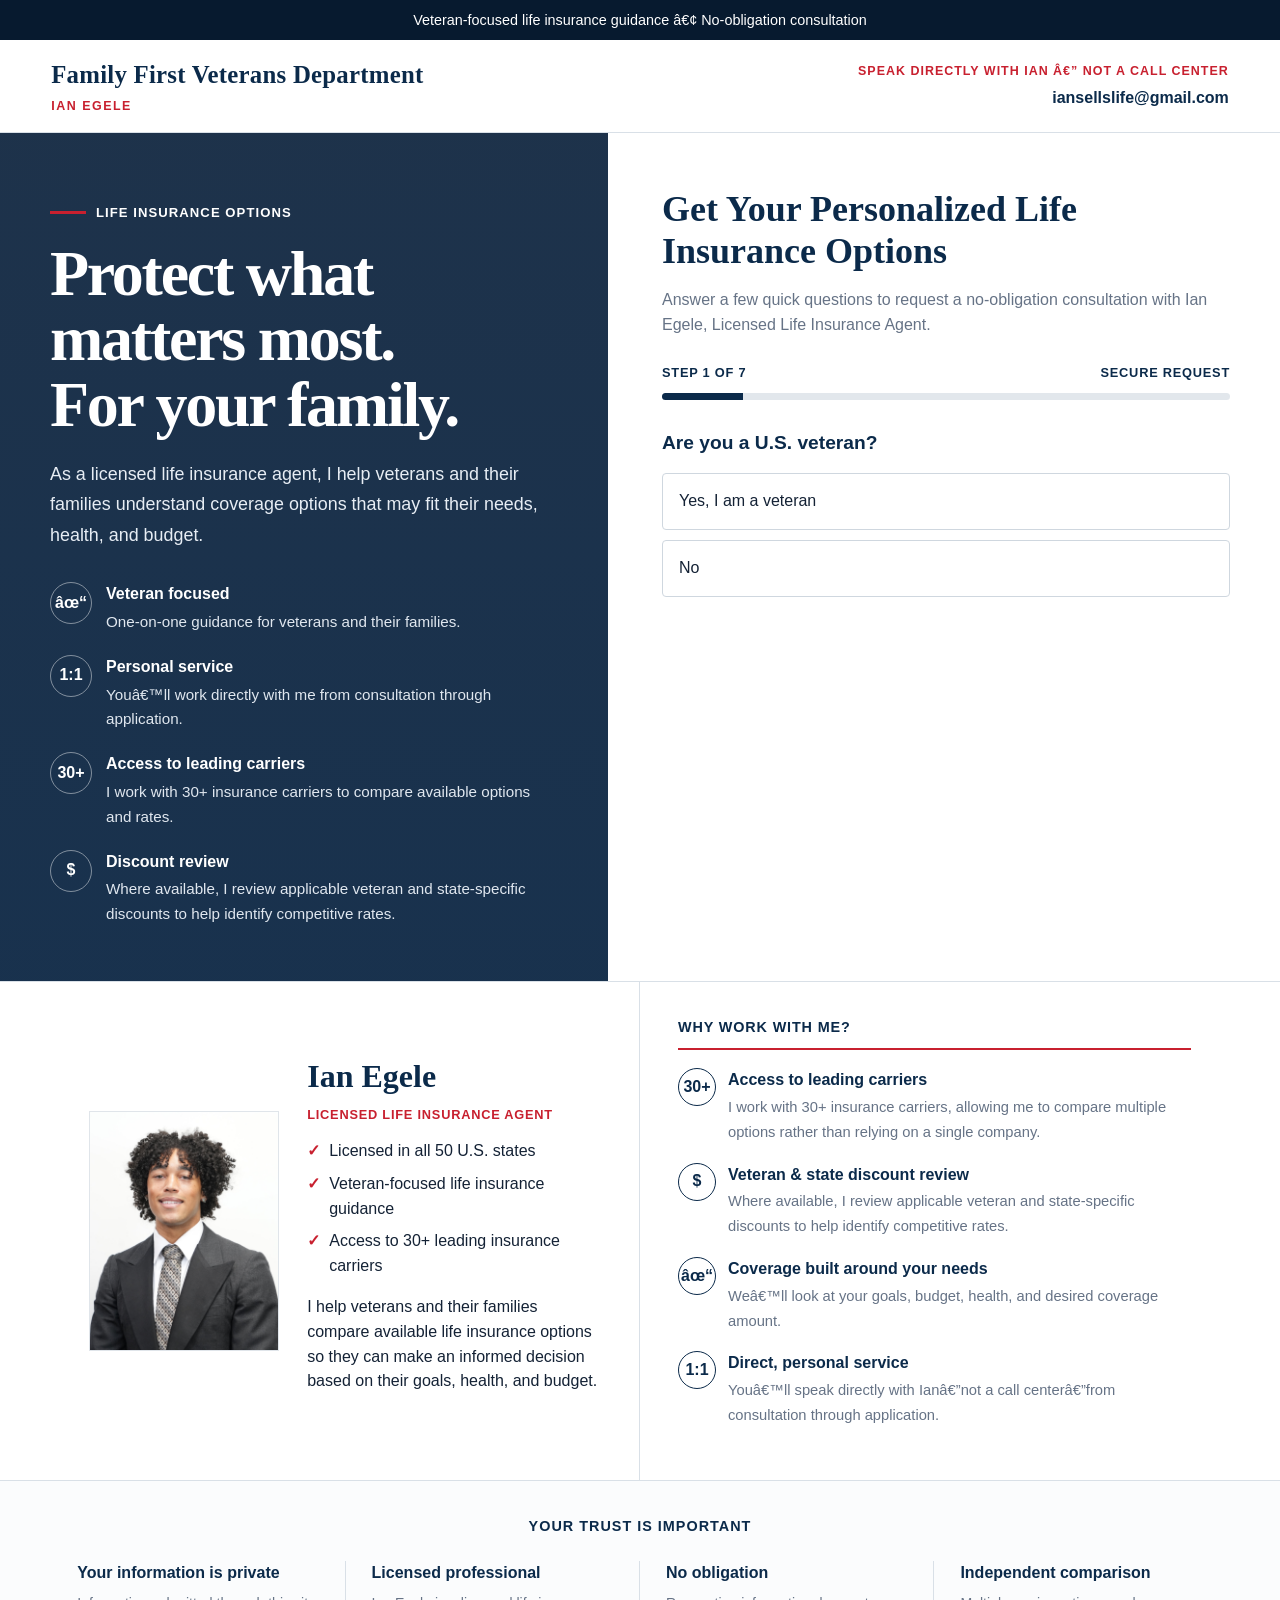
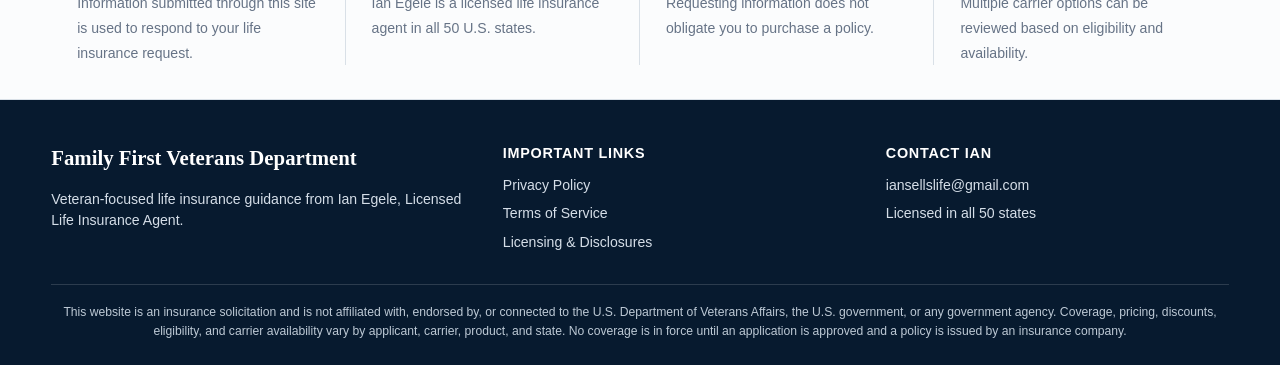
<file: index.html>
<!doctype html>
<html lang="en">
  <!-- Meta Pixel Code -->
<script>
  !function(f,b,e,v,n,t,s)
  {if(f.fbq)return;n=f.fbq=function(){n.callMethod?
  n.callMethod.apply(n,arguments):n.queue.push(arguments)};
  if(!f._fbq)f._fbq=n;n.push=n;n.loaded=!0;n.version='2.0';
  n.queue=[];t=b.createElement(e);t.async=!0;
  t.src=v;s=b.getElementsByTagName(e)[0];
  s.parentNode.insertBefore(t,s)}
  (window, document,'script',
  'https://connect.facebook.net/en_US/fbevents.js');

  fbq('init', '1762670951535138');
  fbq('track', 'PageView');
</script>

<noscript>
  <img height="1" width="1" style="display:none"
  src="https://www.facebook.com/tr?id=1376601360468191&ev=PageView&noscript=1"/>
</noscript>
<!-- End Meta Pixel Code -->
<head>
  <!-- Google tag (gtag.js) -->
<script async src="https://www.googletagmanager.com/gtag/js?id=AW-18388637123"></script>
<script>
  window.dataLayer = window.dataLayer || [];
  function gtag(){dataLayer.push(arguments);}
  gtag('js', new Date());

  gtag('config', 'AW-18388637123');
</script>
<meta charset="utf-8">
<meta name="viewport" content="width=device-width,initial-scale=1">
<title>Life Insurance for Veterans | Ian Egele</title>
<meta name="description" content="Veteran-focused life insurance guidance from Ian Egele, a licensed life insurance agent in all 50 states.">
<link rel="stylesheet" href="/styles.css">
</head>
<body>
<div class="topbar">Veteran-focused life insurance guidance • No-obligation consultation</div>
<header>
  <div class="container header-inner">
    <div class="brand">
      <div class="brand-main">Family First Veterans Department</div>
      <div class="brand-sub">Ian Egele</div>
    </div>
    <div class="header-contact">
      <div class="eyeline">Speak directly with Ian — not a call center</div>
      <a href="mailto:iansellslife@gmail.com">iansellslife@gmail.com</a>
    </div>
  </div>
</header>

<main>
<section class="hero">
  <div class="hero-left">
    <div class="kicker">Life Insurance Options</div>
    <h1>Protect what matters most.<br><em>For your family.</em></h1>
    <p class="lead">As a licensed life insurance agent, I help veterans and their families understand coverage options that may fit their needs, health, and budget.</p>
    <div class="benefits">
      <div class="benefit"><div class="icon">✓</div><div><b>Veteran focused</b><span>One-on-one guidance for veterans and their families.</span></div></div>
      <div class="benefit"><div class="icon">1:1</div><div><b>Personal service</b><span>You’ll work directly with me from consultation through application.</span></div></div>
      <div class="benefit"><div class="icon">30+</div><div><b>Access to leading carriers</b><span>I work with 30+ insurance carriers to compare available options and rates.</span></div></div>
      <div class="benefit"><div class="icon">$</div><div><b>Discount review</b><span>Where available, I review applicable veteran and state-specific discounts to help identify competitive rates.</span></div></div>
    </div>
  </div>

  <div class="hero-right" id="quote">
    <div class="form-shell">
      <h2>Get Your Personalized Life Insurance Options</h2>
      <p class="intro">Answer a few quick questions to request a no-obligation consultation with Ian Egele, Licensed Life Insurance Agent.</p>

      <form name="veteran-life-insurance-lead" method="POST" data-netlify="true" netlify-honeypot="bot-field" id="leadForm">
        <input type="hidden" name="form-name" value="veteran-life-insurance-lead">
        <p style="display:none"><label>Don’t fill this out: <input name="bot-field"></label></p>
        <input type="hidden" name="utm_source" id="utm_source"><input type="hidden" name="utm_medium" id="utm_medium">
        <input type="hidden" name="utm_campaign" id="utm_campaign"><input type="hidden" name="utm_content" id="utm_content">
        <input type="hidden" name="utm_term" id="utm_term"><input type="hidden" name="gclid" id="gclid">
        <input type="hidden" name="fbclid" id="fbclid"><input type="hidden" name="landing_page" id="landing_page">

        <div id="formFlow">
          <div class="progress-meta"><span id="progressText">Step 1 of 7</span><span>Secure Request</span></div>
          <div class="progress-track"><div class="progress-bar" id="progressBar"></div></div>

          <div class="step active" data-step="1">
            <h3>Are you a U.S. veteran?</h3>
            <div class="choices" data-name="veteran_status">
              <button class="choice" type="button" data-value="Yes">Yes, I am a veteran</button>
              <button class="choice" type="button" data-value="No">No</button>
            </div>
            <input type="hidden" name="veteran_status">
          </div>

          <div class="step" data-step="2">
  <h3>What is your date of birth?</h3>

  <div style="display:grid;grid-template-columns:1.4fr .8fr 1fr;gap:10px;">
    <div>
      <label for="dob_month">Month</label>
      <select id="dob_month" required>
        <option value="">Month</option>
        <option value="01">January</option>
        <option value="02">February</option>
        <option value="03">March</option>
        <option value="04">April</option>
        <option value="05">May</option>
        <option value="06">June</option>
        <option value="07">July</option>
        <option value="08">August</option>
        <option value="09">September</option>
        <option value="10">October</option>
        <option value="11">November</option>
        <option value="12">December</option>
      </select>
    </div>

    <div>
      <label for="dob_day">Day</label>
      <select id="dob_day" required>
        <option value="">Day</option>
        <option>1</option><option>2</option><option>3</option>
        <option>4</option><option>5</option><option>6</option>
        <option>7</option><option>8</option><option>9</option>
        <option>10</option><option>11</option><option>12</option>
        <option>13</option><option>14</option><option>15</option>
        <option>16</option><option>17</option><option>18</option>
        <option>19</option><option>20</option><option>21</option>
        <option>22</option><option>23</option><option>24</option>
        <option>25</option><option>26</option><option>27</option>
        <option>28</option><option>29</option><option>30</option>
        <option>31</option>
      </select>
    </div>

    <div>
      <label for="dob_year">Year</label>
      <select id="dob_year" required>
        <option value="">Year</option>
        <option>2008</option><option>2007</option><option>2006</option>
        <option>2005</option><option>2004</option><option>2003</option>
        <option>2002</option><option>2001</option><option>2000</option>
        <option>1999</option><option>1998</option><option>1997</option>
        <option>1996</option><option>1995</option><option>1994</option>
        <option>1993</option><option>1992</option><option>1991</option>
        <option>1990</option><option>1989</option><option>1988</option>
        <option>1987</option><option>1986</option><option>1985</option>
        <option>1984</option><option>1983</option><option>1982</option>
        <option>1981</option><option>1980</option><option>1979</option>
        <option>1978</option><option>1977</option><option>1976</option>
        <option>1975</option><option>1974</option><option>1973</option>
        <option>1972</option><option>1971</option><option>1970</option>
        <option>1969</option><option>1968</option><option>1967</option>
        <option>1966</option><option>1965</option><option>1964</option>
        <option>1963</option><option>1962</option><option>1961</option>
        <option>1960</option><option>1959</option><option>1958</option>
        <option>1957</option><option>1956</option><option>1955</option>
        <option>1954</option><option>1953</option><option>1952</option>
        <option>1951</option><option>1950</option><option>1949</option>
        <option>1948</option><option>1947</option><option>1946</option>
        <option>1945</option><option>1944</option><option>1943</option>
        <option>1942</option><option>1941</option><option>1940</option>
        <option>1939</option><option>1938</option><option>1937</option>
        <option>1936</option><option>1935</option><option>1934</option>
        <option>1933</option><option>1932</option><option>1931</option>
        <option>1930</option><option>1929</option><option>1928</option>
        <option>1927</option><option>1926</option><option>1925</option>
        <option>1924</option><option>1923</option><option>1922</option>
        <option>1921</option><option>1920</option>
      </select>
    </div>
  </div>

  <input type="hidden" id="date_of_birth" name="date_of_birth">

  <div id="dobError" style="display:none;color:#a12626;font-size:.82rem;margin-top:7px">
    Please select your complete date of birth.
  </div>

  <div class="actions">
    <button type="button" class="btn btn-secondary back">Back</button>
    <button type="button" class="btn btn-primary next">Continue</button>
  </div>
</div>

          <div class="step" data-step="3">
            <h3>What are you mainly looking to protect?</h3>
            <div class="choices" data-name="coverage_goal">
              <button class="choice" type="button" data-value="Final expenses">Final expenses</button>
              <button class="choice" type="button" data-value="Family">Family</button>
              <button class="choice" type="button" data-value="Mortgage">Mortgage</button>
              <button class="choice" type="button" data-value="Income replacement">Income replacement</button>
              <button class="choice" type="button" data-value="Leave a legacy">Leave a legacy</button>
              <button class="choice" type="button" data-value="Not sure">Not sure</button>
            </div>
            <input type="hidden" name="coverage_goal">
            <div class="actions"><button type="button" class="btn btn-secondary back">Back</button></div>
          </div>

          <div class="step" data-step="4">
            <h3>How much coverage are you considering?</h3>
            <div class="choices" data-name="coverage_amount">
              <button class="choice" type="button" data-value="$5,000–$10,000">$5,000–$10,000</button>
              <button class="choice" type="button" data-value="$10,000–$25,000">$10,000–$25,000</button>
              <button class="choice" type="button" data-value="$25,000–$50,000">$25,000–$50,000</button>
              <button class="choice" type="button" data-value="$50,000–$100,000">$50,000–$100,000</button>
              <button class="choice" type="button" data-value="$100,000+">$100,000+</button>
              <button class="choice" type="button" data-value="Not sure">Not sure</button>
            </div>
            <input type="hidden" name="coverage_amount">
            <div class="actions"><button type="button" class="btn btn-secondary back">Back</button></div>
          </div>

          <div class="step" data-step="5">
            <h3>How would you describe your overall health?</h3>
            <div class="choices" data-name="health">
              <button class="choice" type="button" data-value="Excellent">Excellent</button>
              <button class="choice" type="button" data-value="Good">Good</button>
              <button class="choice" type="button" data-value="Fair">Fair</button>
              <button class="choice" type="button" data-value="Some health concerns">Some health concerns</button>
            </div>
            <input type="hidden" name="health">
            <div class="actions"><button type="button" class="btn btn-secondary back">Back</button></div>
          </div>

          <div class="step" data-step="6">
            <h3>Do you currently have life insurance?</h3>
            <div class="choices" data-name="current_insurance">
              <button class="choice" type="button" data-value="Yes">Yes</button>
              <button class="choice" type="button" data-value="No">No</button>
              <button class="choice" type="button" data-value="Not sure">Not sure</button>
            </div>
            <input type="hidden" name="current_insurance">
            <div class="actions"><button type="button" class="btn btn-secondary back">Back</button></div>
          </div>

          <div class="step" data-step="7">
            <h3>Where should Ian contact you?</h3>
            <div class="grid2">
              <div><label for="first_name">First name</label><input id="first_name" name="first_name" autocomplete="given-name" required></div>
              <div><label for="last_name">Last name</label><input id="last_name" name="last_name" autocomplete="family-name" required></div>
            </div>
            <label for="phone">Phone number</label><input id="phone" name="phone" type="tel" autocomplete="tel" required>
            <label for="email">Email address</label><input id="email" name="email" type="email" autocomplete="email" required>
            <label for="state">State</label>
            <select id="state" name="state" required>
              <option value="">Select your state</option>
              <option>Alabama</option><option>Alaska</option><option>Arizona</option><option>Arkansas</option><option>California</option><option>Colorado</option><option>Connecticut</option><option>Delaware</option><option>Florida</option><option>Georgia</option><option>Hawaii</option><option>Idaho</option><option>Illinois</option><option>Indiana</option><option>Iowa</option><option>Kansas</option><option>Kentucky</option><option>Louisiana</option><option>Maine</option><option>Maryland</option><option>Massachusetts</option><option>Michigan</option><option>Minnesota</option><option>Mississippi</option><option>Missouri</option><option>Montana</option><option>Nebraska</option><option>Nevada</option><option>New Hampshire</option><option>New Jersey</option><option>New Mexico</option><option>New York</option><option>North Carolina</option><option>North Dakota</option><option>Ohio</option><option>Oklahoma</option><option>Oregon</option><option>Pennsylvania</option><option>Rhode Island</option><option>South Carolina</option><option>South Dakota</option><option>Tennessee</option><option>Texas</option><option>Utah</option><option>Vermont</option><option>Virginia</option><option>Washington</option><option>West Virginia</option><option>Wisconsin</option><option>Wyoming</option><option>District of Columbia</option>
            </select>
            <p class="consent">By clicking “Request a Call From Ian,” you agree that Ian Egele and the insurance agencies or carriers involved in servicing your request may contact you at the phone number and email address provided regarding life insurance products and your request, including by call or text message. Consent is not a condition of purchase. Message and data rates may apply. Reply STOP to opt out of texts.</p>
            <div class="actions"><button type="button" class="btn btn-secondary back">Back</button><button type="submit" class="btn btn-primary">Request a Call From Ian</button></div>
            <div class="security-note"><span>🔒</span><span><b>Your information is private.</b> It is used to respond to your insurance request and is not displayed publicly.</span></div>
          </div>
        </div>

        <div class="thankyou" id="thankYou">
          <div class="check">✓</div>
          <h3>Your request has been received.</h3>
          <p>Ian Egele will follow up using the contact information you provided to discuss your life insurance needs and available options.</p>
        </div>
      </form>
    </div>
  </div>
</section>

<section class="profile-section">
  <div class="container profile-grid">
    <div class="profile-card">
      <img src="/assets/ian-egele-headshot.jpg" alt="Ian Egele, Licensed Life Insurance Agent">
      <div>
        <h2>Ian Egele</h2>
        <div class="license-title">Licensed Life Insurance Agent</div>
        <ul class="checks">
          <li>Licensed in all 50 U.S. states</li>
          <li>Veteran-focused life insurance guidance</li>
          <li>Access to 30+ leading insurance carriers</li>
        </ul>
        <p>I help veterans and their families compare available life insurance options so they can make an informed decision based on their goals, health, and budget.</p>
      </div>
    </div>

    <div class="why">
      <h3>Why work with me?</h3>
      <div class="why-item"><div class="why-icon">30+</div><div><b>Access to leading carriers</b><span>I work with 30+ insurance carriers, allowing me to compare multiple options rather than relying on a single company.</span></div></div>
      <div class="why-item"><div class="why-icon">$</div><div><b>Veteran & state discount review</b><span>Where available, I review applicable veteran and state-specific discounts to help identify competitive rates.</span></div></div>
      <div class="why-item"><div class="why-icon">✓</div><div><b>Coverage built around your needs</b><span>We’ll look at your goals, budget, health, and desired coverage amount.</span></div></div>
      <div class="why-item"><div class="why-icon">1:1</div><div><b>Direct, personal service</b><span>You’ll speak directly with Ian—not a call center—from consultation through application.</span></div></div>
    </div>
  </div>
</section>

<section class="trust-section">
  <div class="container">
    <div class="trust-title">Your trust is important</div>
    <div class="trust-grid">
      <div class="trust-item"><b>Your information is private</b><span>Information submitted through this site is used to respond to your life insurance request.</span></div>
      <div class="trust-item"><b>Licensed professional</b><span>Ian Egele is a licensed life insurance agent in all 50 U.S. states.</span></div>
      <div class="trust-item"><b>No obligation</b><span>Requesting information does not obligate you to purchase a policy.</span></div>
      <div class="trust-item"><b>Independent comparison</b><span>Multiple carrier options can be reviewed based on eligibility and availability.</span></div>
    </div>
  </div>
</section>
</main>

<footer>
  <div class="container">
    <div class="footer-grid">
      <div>
        <div class="brand-main" style="color:#fff;font-family:Georgia,serif;font-size:1.3rem;font-weight:700">Family First Veterans Department</div>
        <p>Veteran-focused life insurance guidance from Ian Egele, Licensed Life Insurance Agent.</p>
      </div>
      <div>
        <h4>Important Links</h4>
        <div class="footer-links">
          <a href="/privacy.html">Privacy Policy</a>
          <a href="/terms.html">Terms of Service</a>
          <a href="/licensing.html">Licensing & Disclosures</a>
        </div>
      </div>
      <div>
        <h4>Contact Ian</h4>
        <div class="footer-links">
          <a href="mailto:iansellslife@gmail.com">iansellslife@gmail.com</a>
          <span style="color:#d5dee8;font-size:.88rem">Licensed in all 50 states</span>
        </div>
      </div>
    </div>
    <div class="footer-bottom">
      This website is an insurance solicitation and is not affiliated with, endorsed by, or connected to the U.S. Department of Veterans Affairs, the U.S. government, or any government agency. Coverage, pricing, discounts, eligibility, and carrier availability vary by applicant, carrier, product, and state. No coverage is in force until an application is approved and a policy is issued by an insurance company.
    </div>
  </div>
</footer>
<script src="/script.js"></script>
</body>
</html>
</file>
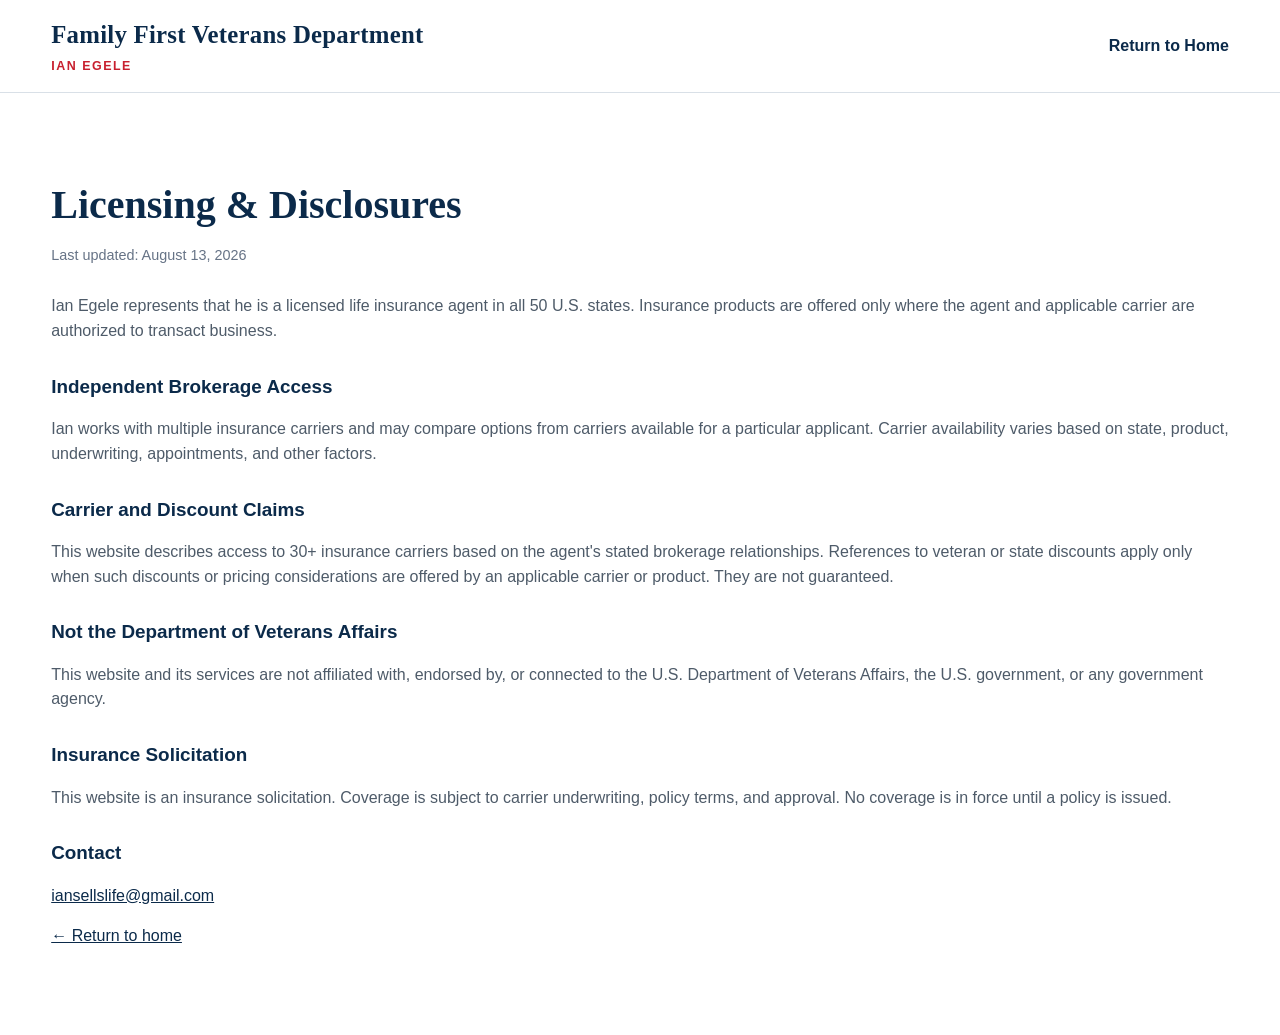
<file: licensing.html>
<!doctype html><html lang="en"><head><meta charset="utf-8"><meta name="viewport" content="width=device-width,initial-scale=1"><title>Licensing & Disclosures | Ian Egele</title><link rel="stylesheet" href="/styles.css"></head><body>
<header><div class="container header-inner"><div class="brand"><div class="brand-main">Family First Veterans Department</div><div class="brand-sub">Ian Egele</div></div><div class="header-contact"><a href="/">Return to Home</a></div></div></header>
<main class="legal"><div class="container"><h1>Licensing & Disclosures</h1><div class="updated">Last updated: August 13, 2026</div>
<p>Ian Egele represents that he is a licensed life insurance agent in all 50 U.S. states. Insurance products are offered only where the agent and applicable carrier are authorized to transact business.</p>
<h2>Independent Brokerage Access</h2><p>Ian works with multiple insurance carriers and may compare options from carriers available for a particular applicant. Carrier availability varies based on state, product, underwriting, appointments, and other factors.</p>
<h2>Carrier and Discount Claims</h2><p>This website describes access to 30+ insurance carriers based on the agent's stated brokerage relationships. References to veteran or state discounts apply only when such discounts or pricing considerations are offered by an applicable carrier or product. They are not guaranteed.</p>
<h2>Not the Department of Veterans Affairs</h2><p>This website and its services are not affiliated with, endorsed by, or connected to the U.S. Department of Veterans Affairs, the U.S. government, or any government agency.</p>
<h2>Insurance Solicitation</h2><p>This website is an insurance solicitation. Coverage is subject to carrier underwriting, policy terms, and approval. No coverage is in force until a policy is issued.</p>
<h2>Contact</h2><p><a href="mailto:iansellslife@gmail.com">iansellslife@gmail.com</a></p>
<p><a href="/">← Return to home</a></p></div></main></body></html>
</file>
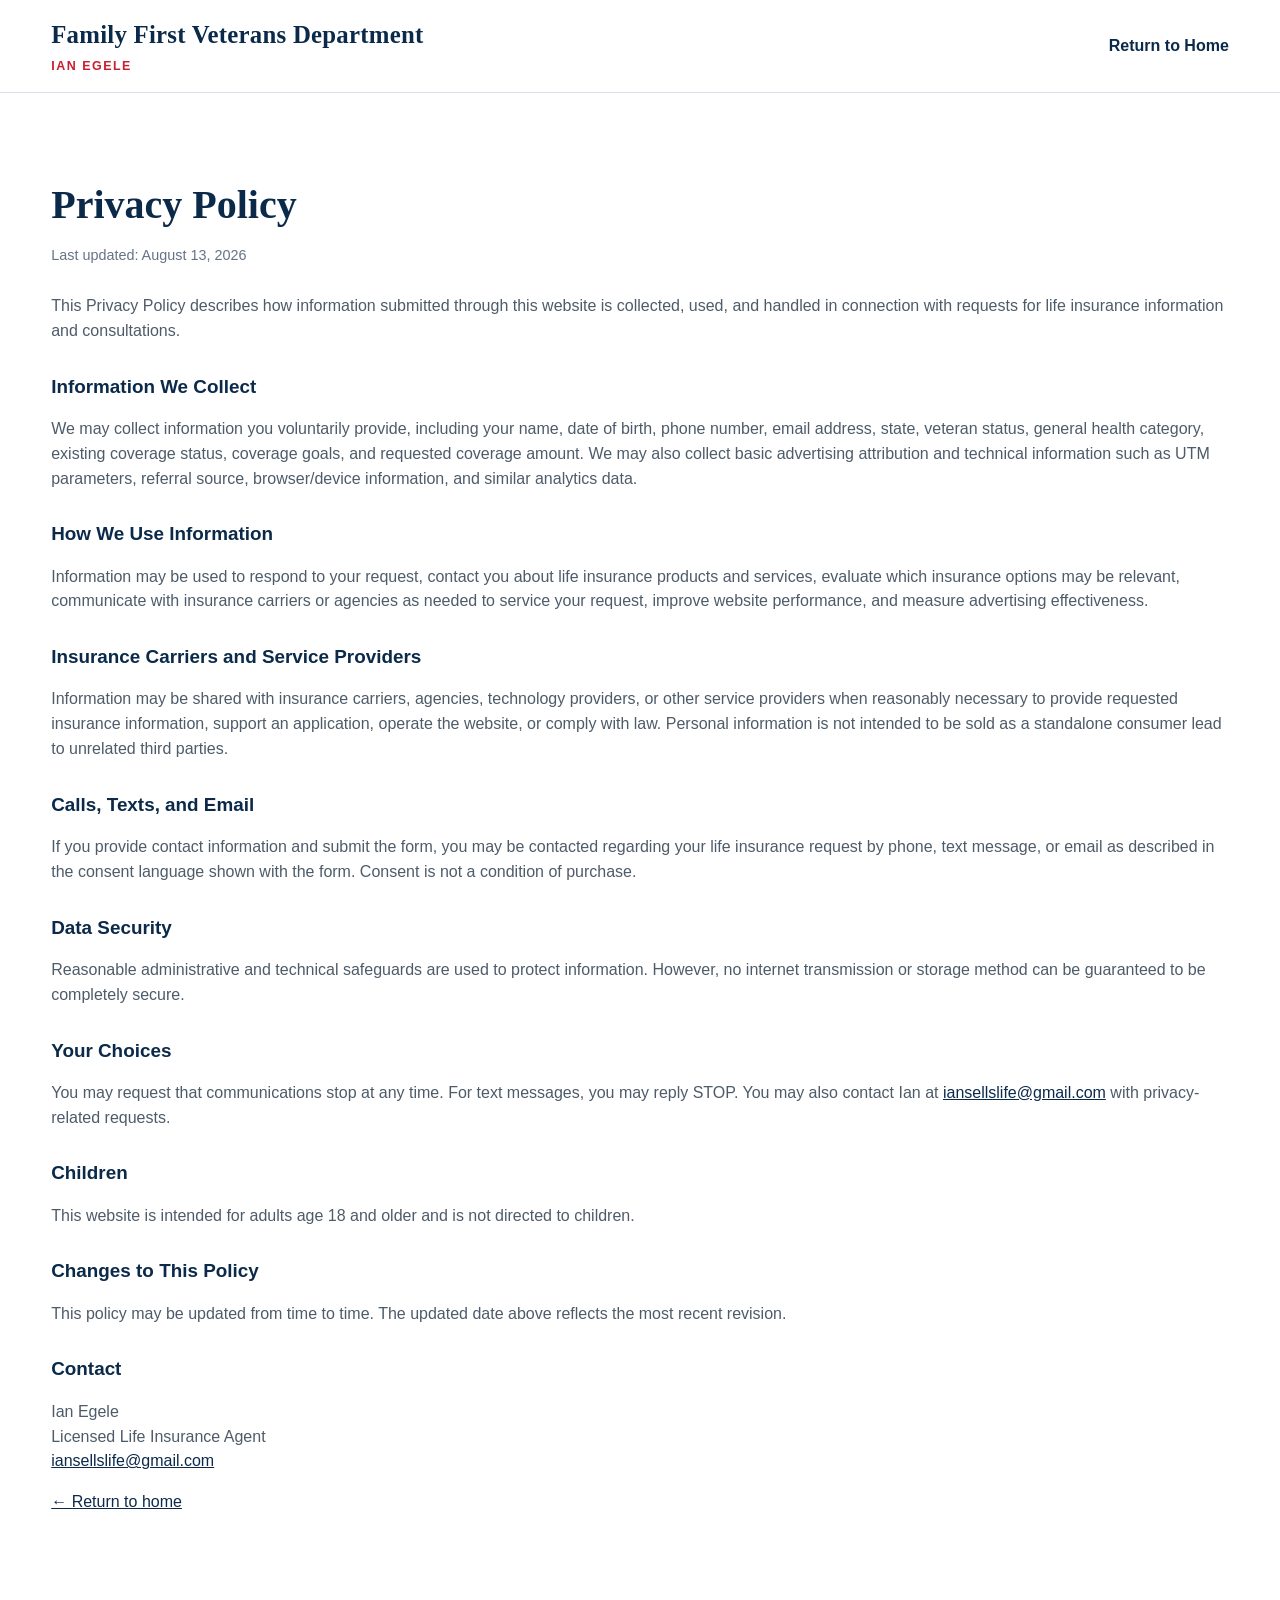
<file: privacy.html>
<!doctype html><html lang="en"><head><meta charset="utf-8"><meta name="viewport" content="width=device-width,initial-scale=1"><title>Privacy Policy | Ian Egele</title><link rel="stylesheet" href="/styles.css"></head><body>
<header><div class="container header-inner"><div class="brand"><div class="brand-main">Family First Veterans Department</div><div class="brand-sub">Ian Egele</div></div><div class="header-contact"><a href="/">Return to Home</a></div></div></header>
<main class="legal"><div class="container"><h1>Privacy Policy</h1><div class="updated">Last updated: August 13, 2026</div>
<p>This Privacy Policy describes how information submitted through this website is collected, used, and handled in connection with requests for life insurance information and consultations.</p>
<h2>Information We Collect</h2><p>We may collect information you voluntarily provide, including your name, date of birth, phone number, email address, state, veteran status, general health category, existing coverage status, coverage goals, and requested coverage amount. We may also collect basic advertising attribution and technical information such as UTM parameters, referral source, browser/device information, and similar analytics data.</p>
<h2>How We Use Information</h2><p>Information may be used to respond to your request, contact you about life insurance products and services, evaluate which insurance options may be relevant, communicate with insurance carriers or agencies as needed to service your request, improve website performance, and measure advertising effectiveness.</p>
<h2>Insurance Carriers and Service Providers</h2><p>Information may be shared with insurance carriers, agencies, technology providers, or other service providers when reasonably necessary to provide requested insurance information, support an application, operate the website, or comply with law. Personal information is not intended to be sold as a standalone consumer lead to unrelated third parties.</p>
<h2>Calls, Texts, and Email</h2><p>If you provide contact information and submit the form, you may be contacted regarding your life insurance request by phone, text message, or email as described in the consent language shown with the form. Consent is not a condition of purchase.</p>
<h2>Data Security</h2><p>Reasonable administrative and technical safeguards are used to protect information. However, no internet transmission or storage method can be guaranteed to be completely secure.</p>
<h2>Your Choices</h2><p>You may request that communications stop at any time. For text messages, you may reply STOP. You may also contact Ian at <a href="mailto:iansellslife@gmail.com">iansellslife@gmail.com</a> with privacy-related requests.</p>
<h2>Children</h2><p>This website is intended for adults age 18 and older and is not directed to children.</p>
<h2>Changes to This Policy</h2><p>This policy may be updated from time to time. The updated date above reflects the most recent revision.</p>
<h2>Contact</h2><p>Ian Egele<br>Licensed Life Insurance Agent<br><a href="mailto:iansellslife@gmail.com">iansellslife@gmail.com</a></p>
<p><a href="/">← Return to home</a></p></div></main></body></html>
</file>
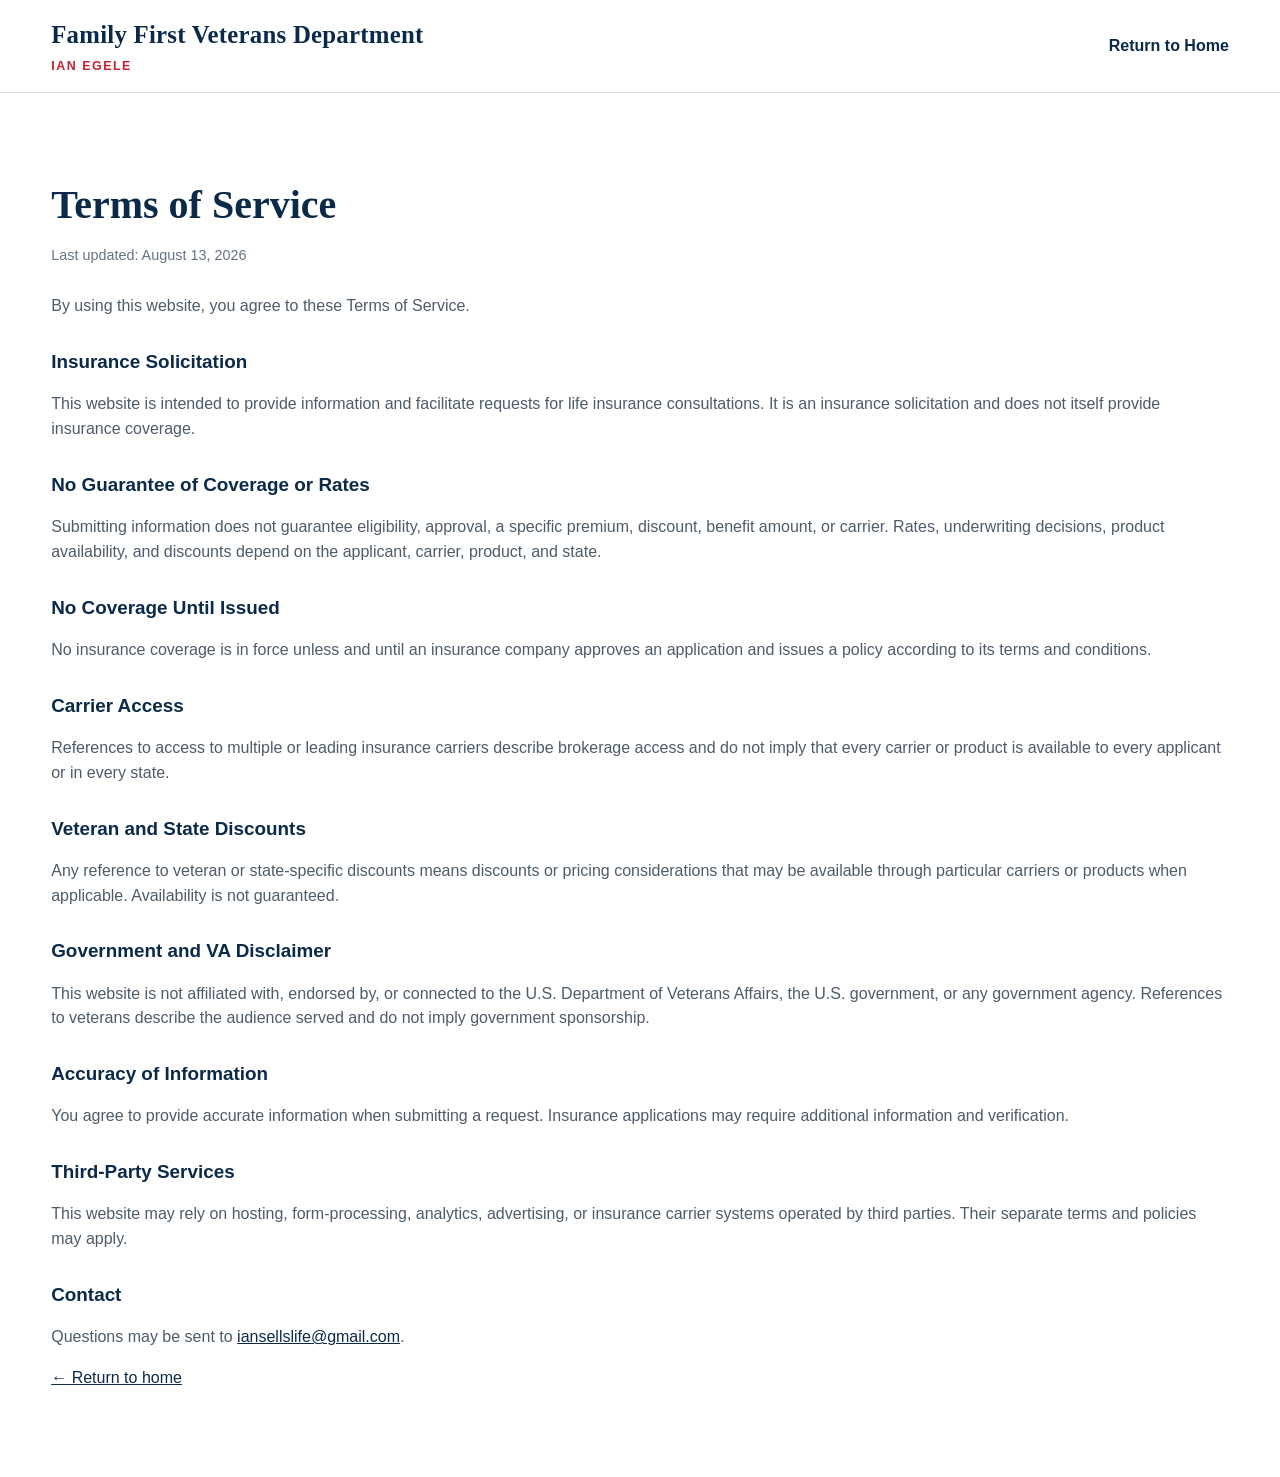
<file: terms.html>
<!doctype html><html lang="en"><head><meta charset="utf-8"><meta name="viewport" content="width=device-width,initial-scale=1"><title>Terms of Service | Ian Egele</title><link rel="stylesheet" href="/styles.css"></head><body>
<header><div class="container header-inner"><div class="brand"><div class="brand-main">Family First Veterans Department</div><div class="brand-sub">Ian Egele</div></div><div class="header-contact"><a href="/">Return to Home</a></div></div></header>
<main class="legal"><div class="container"><h1>Terms of Service</h1><div class="updated">Last updated: August 13, 2026</div>
<p>By using this website, you agree to these Terms of Service.</p>
<h2>Insurance Solicitation</h2><p>This website is intended to provide information and facilitate requests for life insurance consultations. It is an insurance solicitation and does not itself provide insurance coverage.</p>
<h2>No Guarantee of Coverage or Rates</h2><p>Submitting information does not guarantee eligibility, approval, a specific premium, discount, benefit amount, or carrier. Rates, underwriting decisions, product availability, and discounts depend on the applicant, carrier, product, and state.</p>
<h2>No Coverage Until Issued</h2><p>No insurance coverage is in force unless and until an insurance company approves an application and issues a policy according to its terms and conditions.</p>
<h2>Carrier Access</h2><p>References to access to multiple or leading insurance carriers describe brokerage access and do not imply that every carrier or product is available to every applicant or in every state.</p>
<h2>Veteran and State Discounts</h2><p>Any reference to veteran or state-specific discounts means discounts or pricing considerations that may be available through particular carriers or products when applicable. Availability is not guaranteed.</p>
<h2>Government and VA Disclaimer</h2><p>This website is not affiliated with, endorsed by, or connected to the U.S. Department of Veterans Affairs, the U.S. government, or any government agency. References to veterans describe the audience served and do not imply government sponsorship.</p>
<h2>Accuracy of Information</h2><p>You agree to provide accurate information when submitting a request. Insurance applications may require additional information and verification.</p>
<h2>Third-Party Services</h2><p>This website may rely on hosting, form-processing, analytics, advertising, or insurance carrier systems operated by third parties. Their separate terms and policies may apply.</p>
<h2>Contact</h2><p>Questions may be sent to <a href="mailto:iansellslife@gmail.com">iansellslife@gmail.com</a>.</p>
<p><a href="/">← Return to home</a></p></div></main></body></html>
</file>
<file: styles.css>
:root{
  --navy:#0b2a4a;
  --navy-deep:#071a2f;
  --red:#c8202f;
  --red-dark:#9f1723;
  --text:#142235;
  --muted:#667386;
  --line:#d9e0e7;
  --bg:#f6f8fa;
  --white:#fff;
  --success:#1c6b45;
}
*{box-sizing:border-box}
html{scroll-behavior:smooth}
body{
  margin:0;
  font-family:Arial, Helvetica, sans-serif;
  color:var(--text);
  background:#fff;
  line-height:1.55;
}
a{color:inherit}
img{max-width:100%;display:block}
.container{width:min(1180px,92%);margin:auto}
.topbar{
  background:var(--navy-deep);
  color:#fff;
  text-align:center;
  padding:9px 16px;
  font-size:.9rem;
}
header{
  background:#fff;
  border-bottom:1px solid var(--line);
}
.header-inner{
  min-height:92px;
  display:flex;
  align-items:center;
  justify-content:space-between;
  gap:24px;
}
.brand .brand-main{
  font-family:Georgia, "Times New Roman", serif;
  font-size:1.55rem;
  color:var(--navy);
  font-weight:700;
  letter-spacing:.01em;
}
.brand .brand-sub{
  font-size:.78rem;
  font-weight:800;
  color:var(--red);
  letter-spacing:.12em;
  text-transform:uppercase;
  margin-top:2px;
}
.header-contact{text-align:right}
.header-contact .eyeline{
  color:var(--red);
  font-size:.78rem;
  font-weight:800;
  text-transform:uppercase;
  letter-spacing:.08em;
  margin-bottom:4px;
}
.header-contact a{
  font-weight:700;
  color:var(--navy);
  text-decoration:none;
}
.hero{
  display:grid;
  grid-template-columns:.95fr 1.05fr;
  min-height:650px;
}
.hero-left{
  background:
    linear-gradient(rgba(5,28,55,.90),rgba(7,34,64,.93)),
    radial-gradient(circle at 80% 20%,rgba(255,255,255,.10),transparent 33%);
  color:#fff;
  padding:64px max(36px,calc((100vw - 1180px)/2)) 54px;
  padding-right:58px;
}
.kicker{
  display:inline-flex;
  align-items:center;
  gap:10px;
  font-size:.82rem;
  letter-spacing:.08em;
  text-transform:uppercase;
  font-weight:800;
}
.kicker:before{
  content:"";
  width:36px;height:3px;background:var(--red);display:block;
}
.hero-left h1{
  font-family:Georgia, "Times New Roman", serif;
  font-size:clamp(2.7rem,5vw,4.8rem);
  line-height:1.02;
  letter-spacing:-.035em;
  margin:18px 0 22px;
}
.hero-left h1 em{color:#fff;font-style:normal}
.hero-left .lead{
  font-size:1.12rem;
  line-height:1.7;
  color:#e7edf4;
  max-width:610px;
}
.benefits{
  margin-top:32px;
  display:grid;
  gap:20px;
}
.benefit{
  display:grid;
  grid-template-columns:42px 1fr;
  gap:14px;
  align-items:flex-start;
}
.icon{
  width:42px;height:42px;border:1px solid rgba(255,255,255,.45);
  border-radius:50%;display:grid;place-items:center;font-weight:900
}
.benefit b{display:block;margin-bottom:3px}
.benefit span{color:#e0e7ef;font-size:.95rem}
.hero-right{
  background:#fff;
  padding:56px max(36px,calc((100vw - 1180px)/2)) 54px;
  padding-left:54px;
}
.form-shell{max-width:610px}
.form-shell h2{
  font-family:Georgia, "Times New Roman", serif;
  font-size:2.25rem;
  line-height:1.15;
  color:var(--navy);
  margin:0 0 10px;
}
.form-shell .intro{color:var(--muted);margin-bottom:25px}
.progress-meta{
  display:flex;justify-content:space-between;gap:12px;
  color:var(--navy);font-size:.8rem;font-weight:800;text-transform:uppercase;letter-spacing:.06em;
}
.progress-track{height:7px;background:#e2e7ec;border-radius:10px;margin:10px 0 28px;overflow:hidden}
.progress-bar{height:100%;width:14.28%;background:var(--navy);transition:.25s}
.step{display:none}
.step.active{display:block}
.step h3{
  font-size:1.2rem;
  color:var(--navy);
  margin:0 0 16px;
}
.choices{display:grid;gap:10px}
.choice{
  display:block;width:100%;
  text-align:left;
  border:1px solid #cfd7df;
  background:#fff;
  padding:15px 16px;
  font:inherit;
  color:var(--text);
  cursor:pointer;
  border-radius:4px;
}
.choice:hover,.choice.selected{border-color:var(--navy);background:#f7f9fb}
label{display:block;font-weight:800;color:var(--navy);font-size:.88rem;margin:12px 0 6px}
input,select{
  width:100%;padding:14px 14px;border:1px solid #cfd7df;border-radius:4px;
  font:inherit;background:#fff
}
input:focus,select:focus{outline:2px solid #b8cbe0;outline-offset:1px}
.grid2{display:grid;grid-template-columns:1fr 1fr;gap:12px}
.actions{display:flex;gap:10px;margin-top:20px}
.btn{
  border:0;padding:14px 18px;font-weight:800;font:inherit;cursor:pointer;border-radius:3px
}
.btn-primary{background:var(--red);color:#fff;flex:1}
.btn-primary:hover{background:var(--red-dark)}
.btn-secondary{background:#edf1f4;color:var(--navy)}
.security-note{
  margin-top:14px;font-size:.82rem;color:#667386;
  display:flex;gap:8px;align-items:flex-start
}
.security-note b{color:var(--navy)}
.consent{
  margin-top:16px;
  font-size:.74rem;
  color:#6d7886;
  line-height:1.55;
}
.profile-section{
  border-top:1px solid var(--line);
  border-bottom:1px solid var(--line);
  background:#fff;
}
.profile-grid{
  display:grid;
  grid-template-columns:1fr 1fr;
}
.profile-card{
  padding:34px 38px;
  display:grid;
  grid-template-columns:190px 1fr;
  gap:28px;
  align-items:center;
  border-right:1px solid var(--line);
}
.profile-card img{
  width:190px;height:240px;object-fit:cover;object-position:center top;
  border:1px solid #e0e5ea;
}
.profile-card h2{
  font-family:Georgia, "Times New Roman", serif;
  color:var(--navy);margin:0 0 4px;font-size:2rem
}
.license-title{
  color:var(--red);font-weight:900;text-transform:uppercase;font-size:.8rem;letter-spacing:.06em
}
.checks{margin:14px 0 0;padding:0;list-style:none}
.checks li{margin:8px 0;padding-left:22px;position:relative}
.checks li:before{content:"✓";position:absolute;left:0;color:var(--red);font-weight:900}
.why{
  padding:34px 38px;
}
.why h3{
  color:var(--navy);text-transform:uppercase;letter-spacing:.06em;font-size:.9rem;
  border-bottom:2px solid var(--red);padding-bottom:10px;margin:0 0 18px
}
.why-item{display:grid;grid-template-columns:38px 1fr;gap:12px;margin:18px 0}
.why-item .why-icon{
  width:38px;height:38px;border:1px solid var(--navy);border-radius:50%;display:grid;place-items:center;font-weight:900;color:var(--navy)
}
.why-item b{display:block;color:var(--navy);margin-bottom:2px}
.why-item span{color:var(--muted);font-size:.92rem}
.trust-section{padding:34px 0;background:#fbfcfd;border-bottom:1px solid var(--line)}
.trust-title{text-align:center;color:var(--navy);font-weight:900;letter-spacing:.07em;text-transform:uppercase;font-size:.9rem}
.trust-grid{display:grid;grid-template-columns:repeat(4,1fr);margin-top:24px}
.trust-item{padding:0 26px;border-right:1px solid var(--line)}
.trust-item:last-child{border-right:0}
.trust-item b{display:block;color:var(--navy);margin-bottom:5px}
.trust-item span{color:var(--muted);font-size:.88rem}
footer{
  background:var(--navy-deep);color:#fff;padding:42px 0 24px
}
.footer-grid{display:grid;grid-template-columns:1.2fr 1fr 1fr;gap:40px}
footer h4{margin:0 0 10px;font-size:.9rem;text-transform:uppercase;letter-spacing:.05em}
footer p,footer a{color:#d5dee8;font-size:.88rem}
.footer-links{display:grid;gap:7px}
.footer-links a{text-decoration:none}
.footer-bottom{
  border-top:1px solid rgba(255,255,255,.15);
  margin-top:30px;padding-top:18px;
  color:#bdc9d5;font-size:.76rem;text-align:center
}
.legal{
  padding:54px 0 70px;
}
.legal h1{
  font-family:Georgia, "Times New Roman", serif;color:var(--navy);font-size:2.5rem;margin-bottom:8px
}
.legal .updated{color:var(--muted);font-size:.9rem;margin-bottom:28px}
.legal h2{color:var(--navy);font-size:1.18rem;margin-top:28px}
.legal p,.legal li{color:#4e5b69}
.legal ul{padding-left:20px}
.legal a{color:var(--navy)}
.thankyou{display:none;text-align:center;padding:35px 10px}
.thankyou .check{
  width:58px;height:58px;border-radius:50%;background:#eaf5ef;color:var(--success);
  display:grid;place-items:center;margin:0 auto 16px;font-size:1.8rem;font-weight:900
}
@media(max-width:950px){
  .hero,.profile-grid{grid-template-columns:1fr}
  .hero-left,.hero-right{padding:48px 5%}
  .profile-card{border-right:0;border-bottom:1px solid var(--line)}
  .trust-grid{grid-template-columns:1fr 1fr;gap:24px}
  .trust-item{border-right:0}
}
@media(max-width:650px){
  .header-inner{min-height:auto;padding:18px 0;align-items:flex-start}
  .header-contact{font-size:.82rem}
  .brand .brand-main{font-size:1.15rem}
  .brand .brand-sub{font-size:.68rem}
  .hero-left h1{font-size:2.6rem}
  .profile-card{grid-template-columns:1fr;padding:28px 5%}
  .profile-card img{width:150px;height:190px}
  .why{padding:28px 5%}
  .trust-grid{grid-template-columns:1fr}
  .trust-item{padding:10px 0}
  .footer-grid{grid-template-columns:1fr}
  .grid2{grid-template-columns:1fr}
}
</file>
